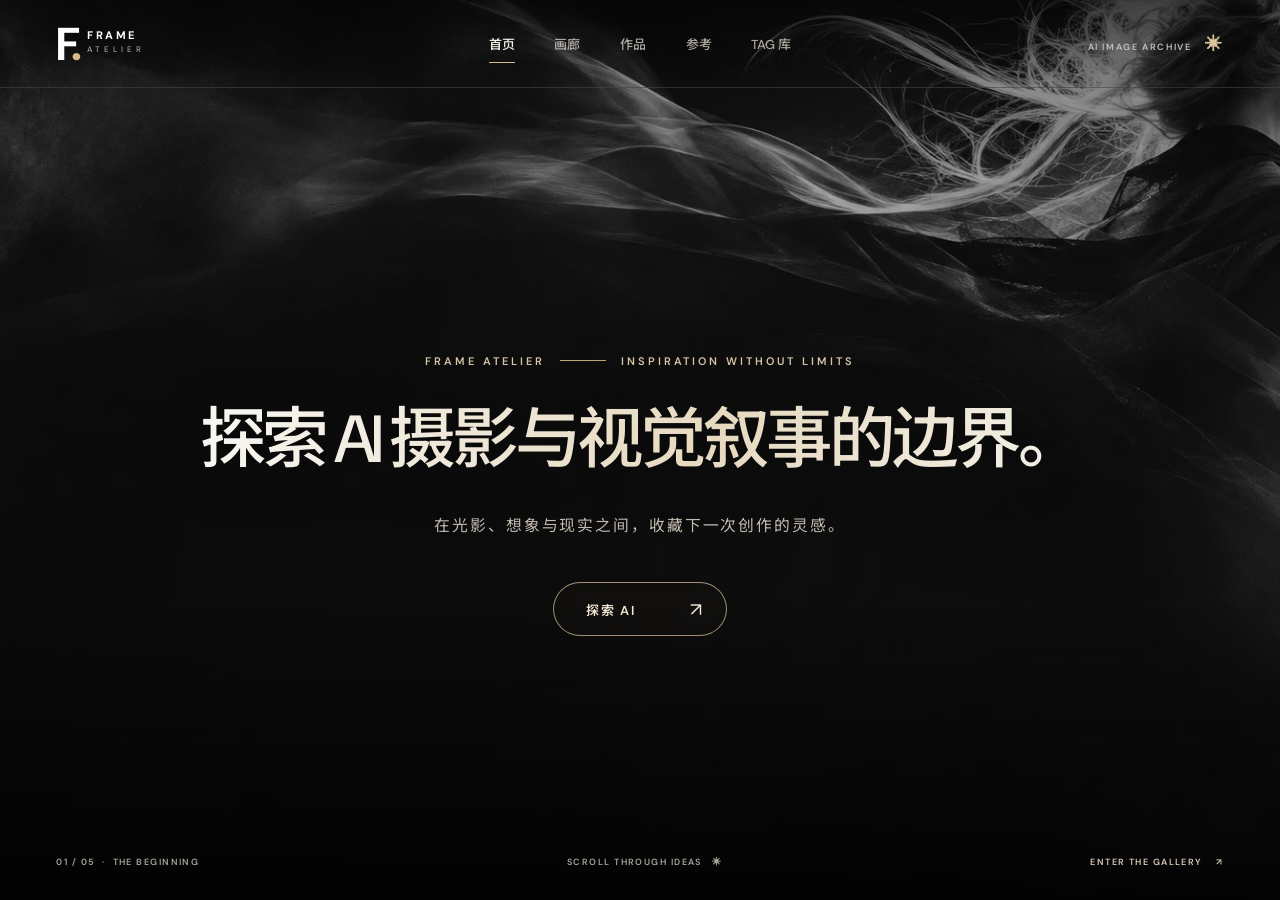
<file: index.html>
<!doctype html>
<html lang="zh-CN">
<head>
  <meta charset="utf-8"><meta name="viewport" content="width=device-width,initial-scale=1">
  <meta name="theme-color" content="#09090a"><meta name="description" content="探索 AI 摄影与视觉叙事的边界。私人 AI 影像、灵感、姿势与提示词档案。">
  <title>首页 · FRAME ATELIER</title><link rel="icon" href="./assets/favicon.svg" type="image/svg+xml"><link rel="stylesheet" href="./src/site.css">
  <script defer src="./src/vendor/jszip.min.js"></script><script defer src="./src/fields.js"></script><script defer src="./src/workbook.js"></script><script defer src="./src/site.js"></script>
</head>
<body class="home-page" data-page="home">
  <header class="site-header header-over-image">
    <a class="brand" href="./index.html" aria-label="FRAME ATELIER 首页"><span class="brand-mark">F<span class="brand-dot">.</span></span><span class="brand-word">FRAME<br><small>ATELIER</small></span></a>
    <nav class="main-menu" aria-label="主导航"></nav>
    <span class="header-meta">AI IMAGE ARCHIVE <span class="header-sparkle">✳</span></span>
  </header>
  <main class="home-hero" id="homeHero">
    <div class="home-vignette"></div>
    <div class="home-content"><p class="hero-eyebrow">FRAME ATELIER <span class="tiny-rule"></span> INSPIRATION WITHOUT LIMITS</p><h1 id="heroTitle">探索 AI 摄影与视觉叙事的边界。</h1><p id="heroDescription">在光影、想象与现实之间，收藏下一次创作的灵感。</p><a class="hero-cta" href="./gallery.html"><span id="heroButtonText">探索 AI</span><span aria-hidden="true">↗</span></a></div>
    <div class="home-bottom"><span>01 / 05 &nbsp;·&nbsp; THE BEGINNING</span><span>SCROLL THROUGH IDEAS &nbsp; ✳</span><a href="./gallery.html">ENTER THE GALLERY <span aria-hidden="true">↗</span></a></div>
  </main>
</body>
</html>
</file>
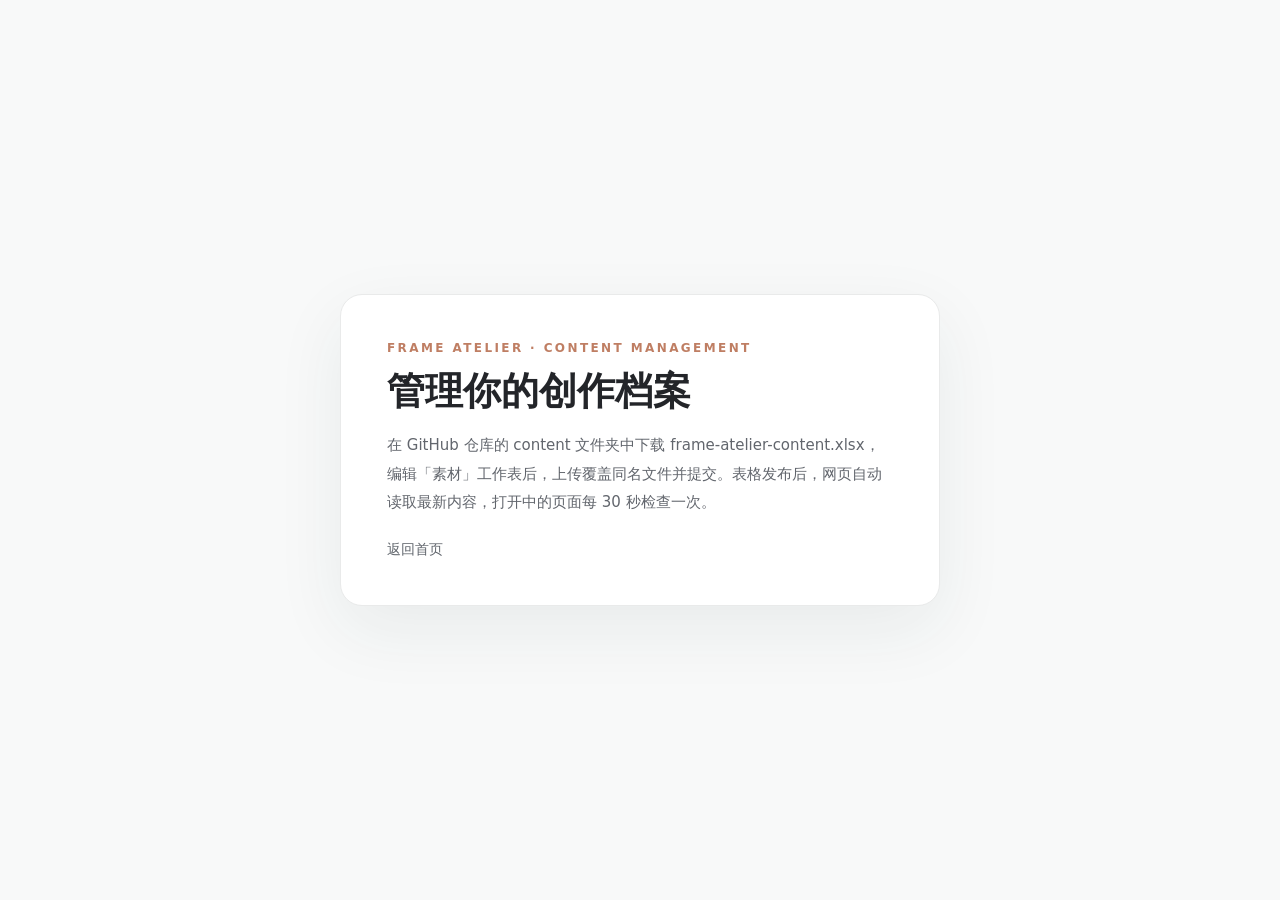
<file: admin/index.html>
<!doctype html>
<html lang="zh-CN">
<head>
  <meta charset="utf-8">
  <meta name="viewport" content="width=device-width, initial-scale=1">
  <meta name="robots" content="noindex,nofollow">
  <title>内容管理 · FRAME ATELIER</title>
  <style>
    :root{font-family:system-ui,-apple-system,"PingFang SC","Microsoft YaHei",sans-serif;color:#232529;background:#f8f9f9}
    *{box-sizing:border-box}body{margin:0;min-height:100vh;display:grid;place-items:center;padding:22px}
    main{width:min(600px,100%);background:white;border:1px solid #e9eaea;border-radius:22px;padding:clamp(24px,6vw,46px);box-shadow:0 24px 70px #22333312}
    .kicker{font-size:12px;font-weight:750;letter-spacing:.2em;color:#bf7e63}h1{font-size:clamp(27px,4vw,38px);line-height:1.3;margin:12px 0}p,li{color:#62666d;line-height:1.9;font-size:15px}
    ol{padding-left:22px}a.button{display:inline-flex;align-items:center;justify-content:center;margin-top:14px;padding:13px 26px;border-radius:11px;background:#25292c;color:white;text-decoration:none;font-weight:650}
    .note{background:#faf4ef;border:1px solid #f1e5d8;border-radius:10px;padding:12px 16px;margin-top:20px;font-size:14px;color:#8d6d58}
    .back{display:block;margin-top:24px;color:#60656c;text-decoration:none;font-size:14px}
  </style>
</head>
<body><main>
  <div class="kicker">FRAME ATELIER · CONTENT MANAGEMENT</div>
  <h1>管理你的创作档案</h1>
<p>在 GitHub 仓库的 content 文件夹中下载 frame-atelier-content.xlsx，编辑「素材」工作表后，上传覆盖同名文件并提交。表格发布后，网页自动读取最新内容，打开中的页面每 30 秒检查一次。</p><a class="back" href="../index.html">返回首页</a></main></body></html>
</file>
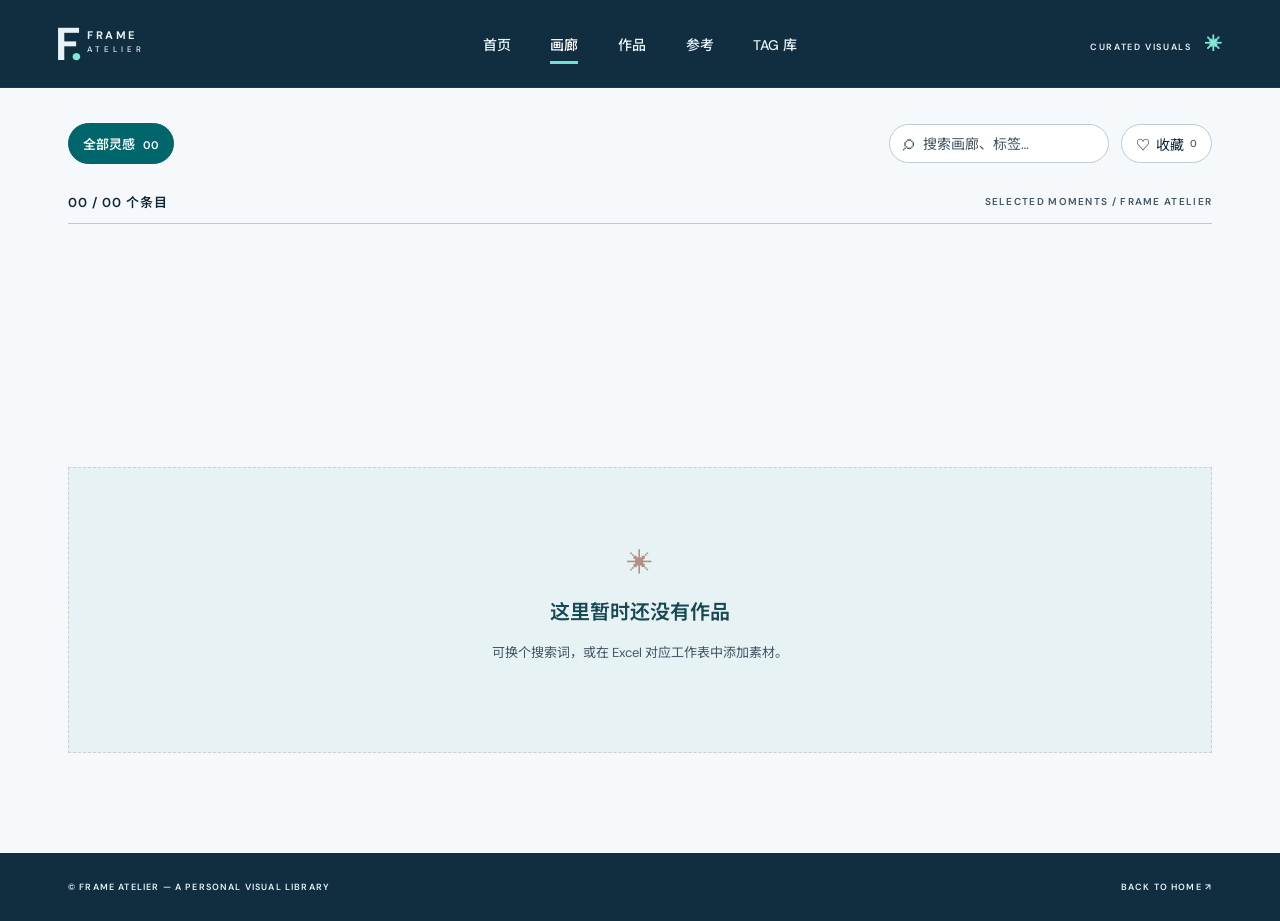
<file: gallery.html>
<!doctype html><html lang="zh-CN"><head><meta charset="utf-8"><meta name="viewport" content="width=device-width,initial-scale=1"><meta name="theme-color" content="#111113"><meta name="description" content="探索精心收集的 AI 绘画图片参考与视觉灵感。"><title>画廊 · FRAME ATELIER</title><link rel="icon" href="./assets/favicon.svg" type="image/svg+xml"><link rel="stylesheet" href="./src/site.css"><script defer src="./src/vendor/jszip.min.js"></script><script defer src="./src/fields.js"></script><script defer src="./src/workbook.js"></script><script defer src="./src/site.js"></script></head>
<body class="inner-page" data-page="gallery">
 <header class="site-header solid-header"><a class="brand" href="./index.html" aria-label="FRAME ATELIER 首页"><span class="brand-mark">F<span class="brand-dot">.</span></span><span class="brand-word">FRAME<br><small>ATELIER</small></span></a><nav class="main-menu" aria-label="主导航"></nav><span class="header-meta">CURATED VISUALS <span class="header-sparkle">✳</span></span></header>
 <main><section class="collection-intro"><div class="section-no">01 / THE GALLERY</div><div class="intro-main"><div><p class="eyebrow"><span class="signal-dot"></span> PRIVATE MOODBOARD / VISUAL REFERENCES</p><h1>灵感<span class="serif-italic">画廊.</span></h1><p class="intro-copy">收藏那些值得再次凝视的画面。关于色彩、叙事、氛围，和一闪而过的灵感。</p></div><div class="intro-aside"><span>CURATED WITH INTENTION.</span><span>EXPLORE. IMAGINE. CREATE.</span></div></div></section>
 <section class="collection-section" aria-label="画廊内容"><div class="tools-row"><div id="filterBar" class="filter-bar" aria-label="画廊分类"></div><div class="tools-actions"><label class="search-field"><span aria-hidden="true">⌕</span><input id="searchInput" type="search" placeholder="搜索画廊、标签…" aria-label="搜索画廊"></label><button id="favoriteFilter" class="favorite-filter" type="button">♡ <span>收藏</span> <b id="favoriteCount">0</b></button></div></div><div class="collection-status"><span id="resultsLabel">正在加载画廊…</span><span>SELECTED MOMENTS / FRAME ATELIER</span></div><div id="galleryGrid" class="art-grid" aria-live="polite"></div><div id="emptyState" class="empty-state" hidden><span>✳</span><h2>这里暂时还没有作品</h2><p>可换个搜索词，或在 Excel 对应工作表中添加素材。</p></div></section></main>
 <footer class="site-footer"><span>© FRAME ATELIER — A PERSONAL VISUAL LIBRARY</span><a href="./index.html">BACK TO HOME ↗</a></footer>
 <dialog id="detailDialog" class="detail-dialog"><button class="dialog-close" type="button" id="closeDialog" aria-label="关闭详情">×</button><div id="dialogContent"></div></dialog><div id="toast" class="toast" role="status" aria-live="polite"></div>
</body></html>
</file>
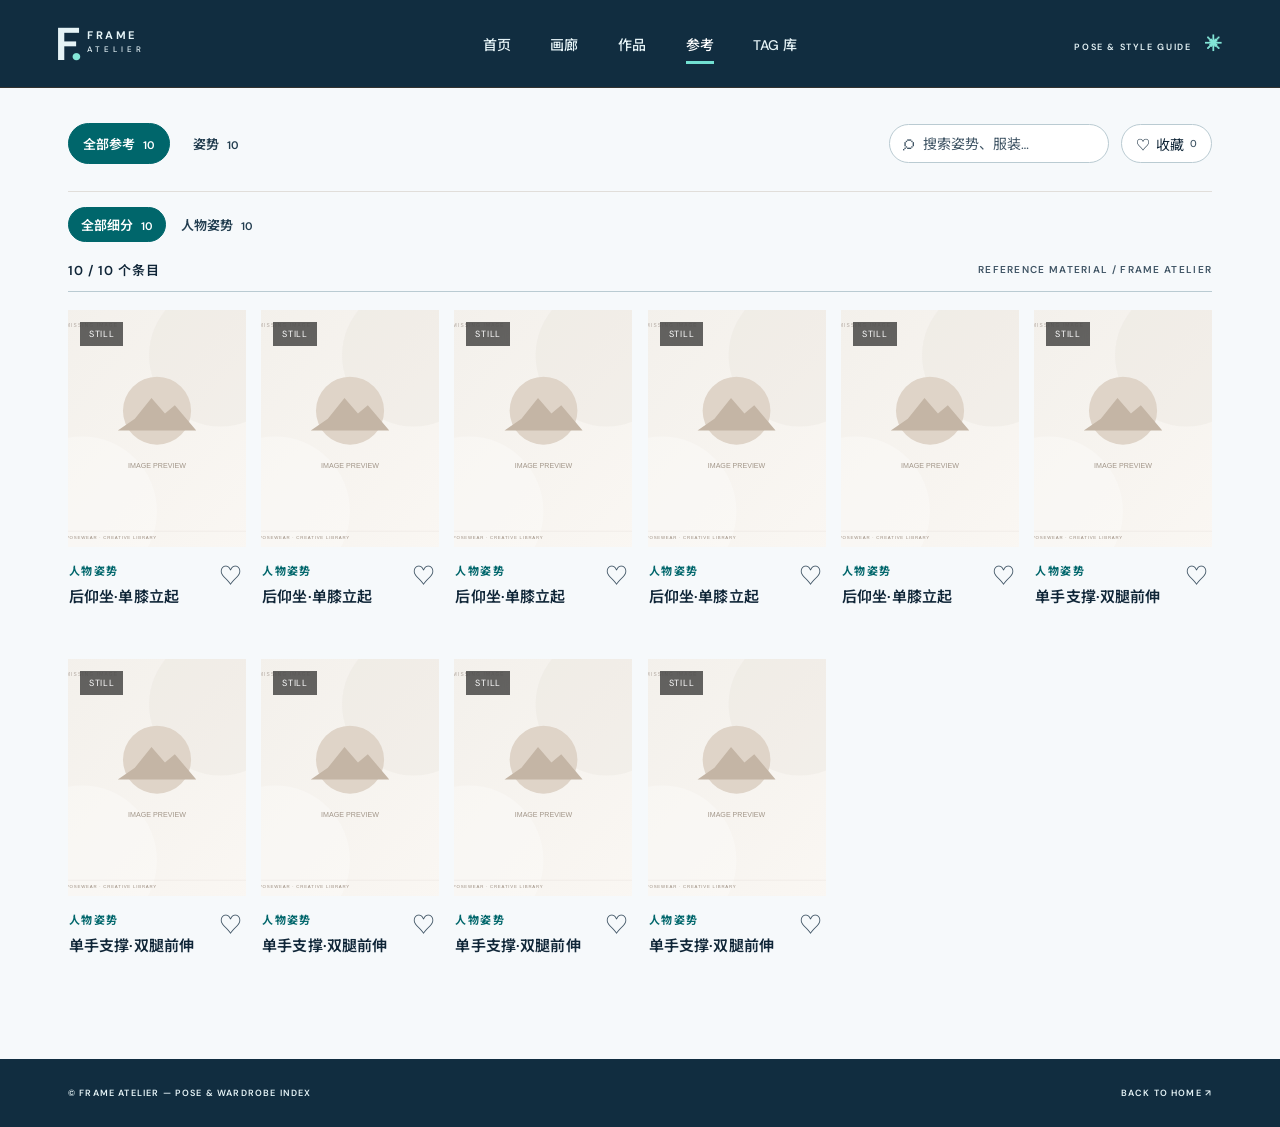
<file: reference.html>
<!doctype html><html lang="zh-CN"><head><meta charset="utf-8"><meta name="viewport" content="width=device-width,initial-scale=1"><meta name="theme-color" content="#111113"><meta name="description" content="两级分类整理人物姿势、深度姿势、写实服装、动漫服装与人物细节。"><title>参考 · FRAME ATELIER</title><link rel="icon" href="./assets/favicon.svg" type="image/svg+xml"><link rel="stylesheet" href="./src/site.css"><script defer src="./src/vendor/jszip.min.js"></script><script defer src="./src/fields.js"></script><script defer src="./src/workbook.js"></script><script defer src="./src/site.js"></script></head>
<body class="inner-page" data-page="reference">
 <header class="site-header solid-header"><a class="brand" href="./index.html" aria-label="FRAME ATELIER 首页"><span class="brand-mark">F<span class="brand-dot">.</span></span><span class="brand-word">FRAME<br><small>ATELIER</small></span></a><nav class="main-menu" aria-label="主导航"></nav><span class="header-meta">POSE & STYLE GUIDE <span class="header-sparkle">✳</span></span></header>
 <main><section class="collection-intro"><div class="section-no">03 / THE REFERENCE</div><div class="intro-main"><div><p class="eyebrow"><span class="signal-dot"></span> ARTIST RESOURCE / POSE & WARDROBE</p><h1>创作<span class="serif-italic">参考.</span></h1><p class="intro-copy">姿势、深度骨架、日常服装与动漫造型。让每个细节，都有可追溯的视觉依据。</p></div><div class="intro-aside"><span>REFERENCE IS A LANGUAGE.</span><span>MAKE DETAILS MATTER.</span></div></div></section>
 <section class="collection-section" aria-label="人物与服装参考"><div class="tools-row"><div id="filterBar" class="filter-bar" aria-label="一级分类"></div><div class="tools-actions"><label class="search-field"><span aria-hidden="true">⌕</span><input id="searchInput" type="search" placeholder="搜索姿势、服装…" aria-label="搜索参考"></label><button id="favoriteFilter" class="favorite-filter" type="button">♡ <span>收藏</span> <b id="favoriteCount">0</b></button></div></div><div id="subFilterBar" class="sub-filter-bar" aria-label="二级分类"></div><div class="collection-status"><span id="resultsLabel">正在加载参考…</span><span>REFERENCE MATERIAL / FRAME ATELIER</span></div><div id="galleryGrid" class="art-grid" aria-live="polite"></div><div id="emptyState" class="empty-state" hidden><span>✳</span><h2>暂无匹配的参考素材</h2><p>试试其他类别，或通过后台添加新参考图。</p></div></section></main>
 <footer class="site-footer"><span>© FRAME ATELIER — POSE & WARDROBE INDEX</span><a href="./index.html">BACK TO HOME ↗</a></footer>
 <dialog id="detailDialog" class="detail-dialog"><button class="dialog-close" type="button" id="closeDialog" aria-label="关闭详情">×</button><div id="dialogContent"></div></dialog><div id="toast" class="toast" role="status" aria-live="polite"></div>
</body></html>
</file>
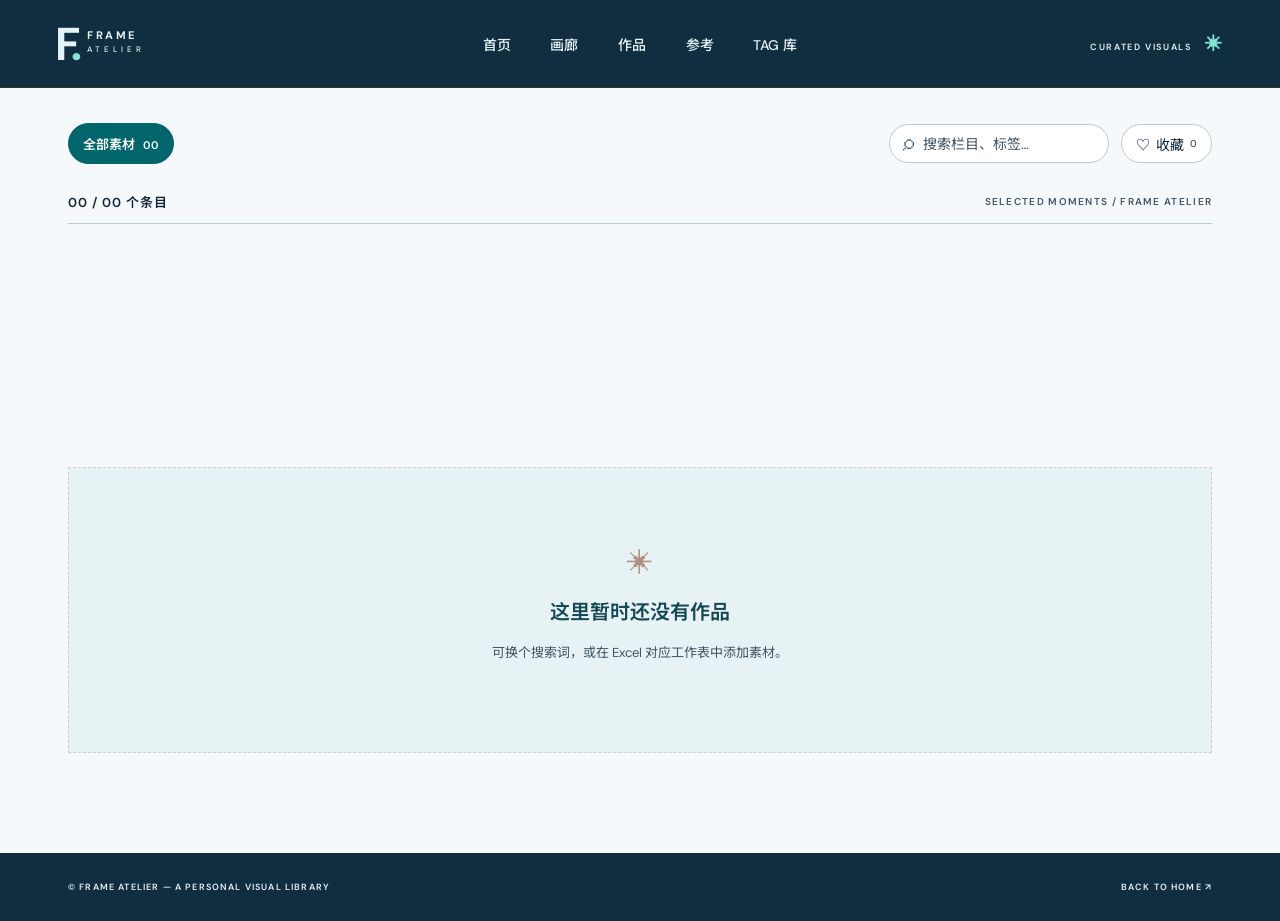
<file: section.html>
<!doctype html><html lang="zh-CN"><head><meta charset="utf-8"><meta name="viewport" content="width=device-width,initial-scale=1"><meta name="theme-color" content="#111113"><meta name="description" content="探索精心收集的 AI 绘画图片参考与视觉灵感。"><title>栏目 · FRAME ATELIER</title><link rel="icon" href="./assets/favicon.svg" type="image/svg+xml"><link rel="stylesheet" href="./src/site.css"><script defer src="./src/vendor/jszip.min.js"></script><script defer src="./src/fields.js"></script><script defer src="./src/workbook.js"></script><script defer src="./src/site.js"></script></head>
<body class="inner-page" data-page="section">
 <header class="site-header solid-header"><a class="brand" href="./index.html" aria-label="FRAME ATELIER 首页"><span class="brand-mark">F<span class="brand-dot">.</span></span><span class="brand-word">FRAME<br><small>ATELIER</small></span></a><nav class="main-menu" aria-label="主导航"></nav><span class="header-meta">CURATED VISUALS <span class="header-sparkle">✳</span></span></header>
 <main><section class="collection-intro"><div class="intro-main"><h1 id="sectionTitle">素材</h1></div></section>
 <section class="collection-section" aria-label="栏目内容"><div class="tools-row"><div id="filterBar" class="filter-bar" aria-label="栏目分类"></div><div class="tools-actions"><label class="search-field"><span aria-hidden="true">⌕</span><input id="searchInput" type="search" placeholder="搜索栏目、标签…" aria-label="搜索栏目"></label><button id="favoriteFilter" class="favorite-filter" type="button">♡ <span>收藏</span> <b id="favoriteCount">0</b></button></div></div><div class="collection-status"><span id="resultsLabel">正在加载栏目…</span><span>SELECTED MOMENTS / FRAME ATELIER</span></div><div id="galleryGrid" class="art-grid" aria-live="polite"></div><div id="emptyState" class="empty-state" hidden><span>✳</span><h2>这里暂时还没有作品</h2><p>可换个搜索词，或在 Excel 对应工作表中添加素材。</p></div></section></main>
 <footer class="site-footer"><span>© FRAME ATELIER — A PERSONAL VISUAL LIBRARY</span><a href="./index.html">BACK TO HOME ↗</a></footer>
 <dialog id="detailDialog" class="detail-dialog"><button class="dialog-close" type="button" id="closeDialog" aria-label="关闭详情">×</button><div id="dialogContent"></div></dialog><div id="toast" class="toast" role="status" aria-live="polite"></div>
</body></html>
</file>
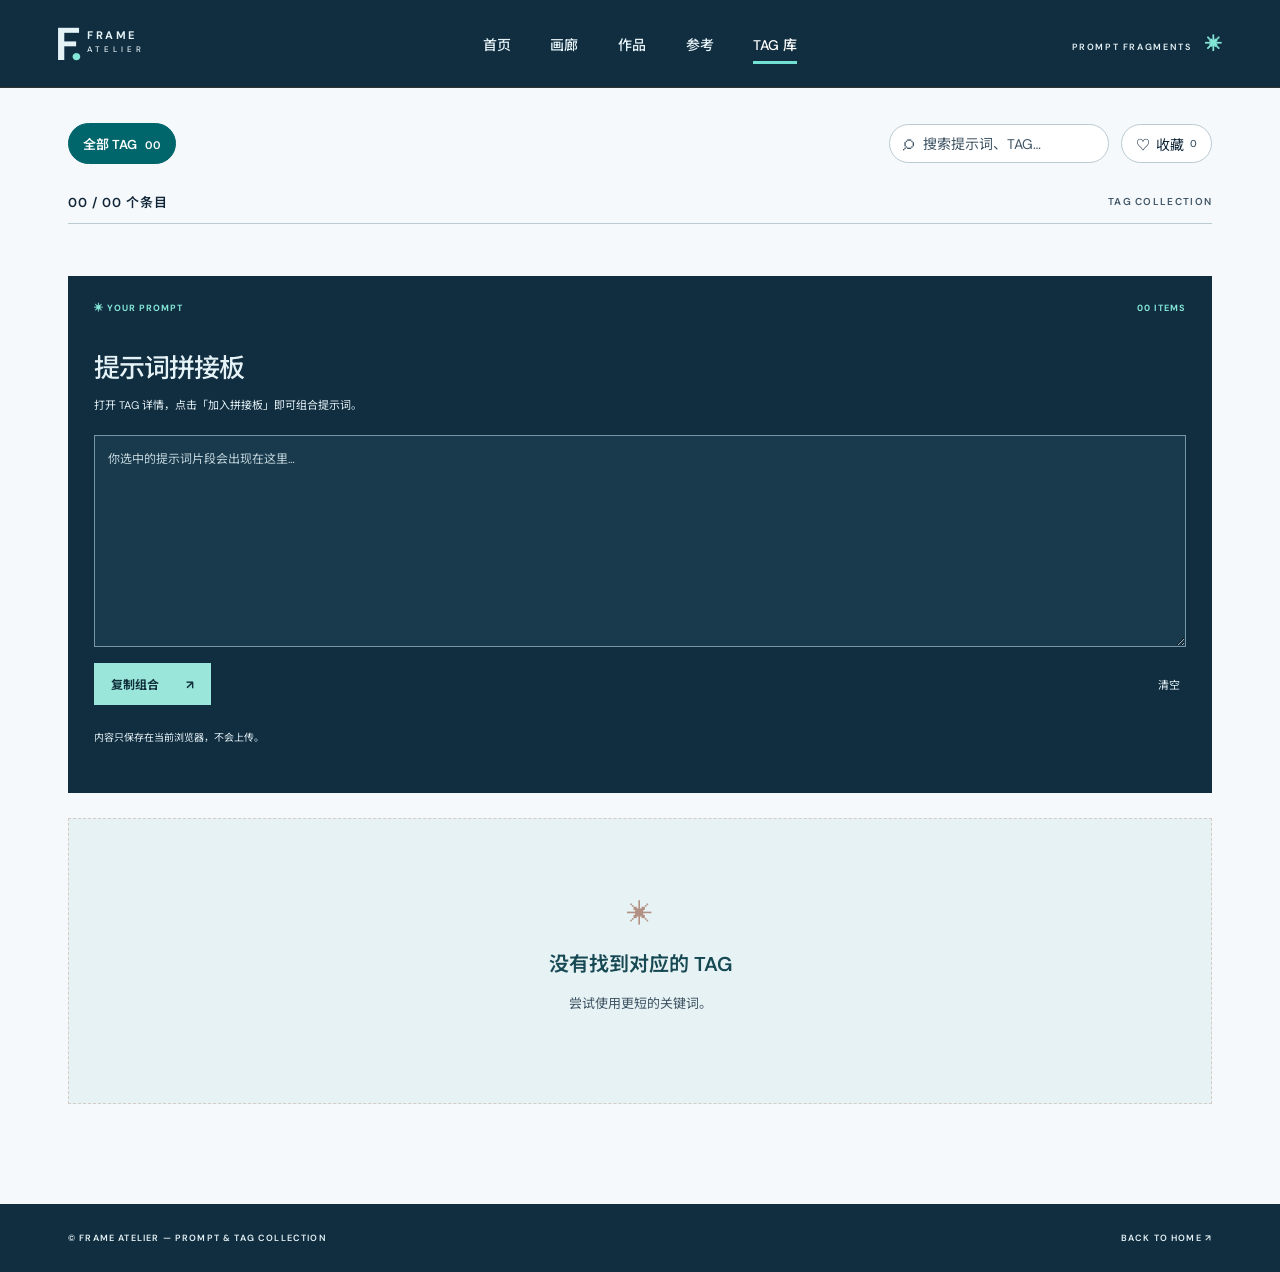
<file: tags.html>
<!doctype html><html lang="zh-CN"><head><meta charset="utf-8"><meta name="viewport" content="width=device-width,initial-scale=1"><meta name="theme-color" content="#111113"><meta name="description" content="快速搜索、收藏与复制常用 AI 绘画提示词短句和 TAG。"><title>TAG 库 · FRAME ATELIER</title><link rel="icon" href="./assets/favicon.svg" type="image/svg+xml"><link rel="stylesheet" href="./src/site.css"><script defer src="./src/vendor/jszip.min.js"></script><script defer src="./src/fields.js"></script><script defer src="./src/workbook.js"></script><script defer src="./src/site.js"></script></head>
<body class="inner-page" data-page="tags">
 <header class="site-header solid-header"><a class="brand" href="./index.html" aria-label="FRAME ATELIER 首页"><span class="brand-mark">F<span class="brand-dot">.</span></span><span class="brand-word">FRAME<br><small>ATELIER</small></span></a><nav class="main-menu" aria-label="主导航"></nav><span class="header-meta">PROMPT FRAGMENTS <span class="header-sparkle">✳</span></span></header>
 <main><section class="collection-intro tag-intro"><div class="section-no">04 / THE PROMPT INDEX</div><div class="intro-main"><div><p class="eyebrow"><span class="signal-dot"></span> WORDS FOR IMAGES / THE PROMPT INDEX</p><h1>灵感<span class="serif-italic">TAG 库.</span></h1><p class="intro-copy">将常用光影、镜头、画风与质感表达收纳成片段，找到、复制、组合你的下一条提示词。</p></div><div class="intro-aside"><span>A THOUGHT BECOMES A FRAME.</span><span>COLLECT THE RIGHT WORDS.</span></div></div></section>
 <section class="collection-section tag-section" aria-label="TAG 与提示词"><div class="tools-row"><div id="filterBar" class="filter-bar" aria-label="TAG 分类"></div><div class="tools-actions"><label class="search-field"><span aria-hidden="true">⌕</span><input id="searchInput" type="search" placeholder="搜索提示词、TAG…" aria-label="搜索 TAG"></label><button id="favoriteFilter" class="favorite-filter" type="button">♡ <span>收藏</span> <b id="favoriteCount">0</b></button></div></div><div class="collection-status"><span id="resultsLabel">正在加载 TAG…</span><span>TAG COLLECTION</span></div><div class="tag-layout"><div id="tagGrid" class="tag-grid" aria-live="polite"></div><aside class="prompt-composer"><div class="composer-top"><span>✳ YOUR PROMPT</span><span id="selectedCount">00 ITEMS</span></div><h2>提示词拼接板</h2><p>打开 TAG 详情，点击「加入拼接板」即可组合提示词。</p><textarea id="combinedPrompt" rows="9" placeholder="你选中的提示词片段会出现在这里…" aria-label="组合后的提示词"></textarea><div class="composer-actions"><button id="copyCombined" class="solid-button" type="button">复制组合 <span>↗</span></button><button id="clearCombined" class="text-button" type="button">清空</button></div><p class="composer-hint">内容只保存在当前浏览器，不会上传。</p></aside></div><div id="emptyState" class="empty-state" hidden><span>✳</span><h2>没有找到对应的 TAG</h2><p>尝试使用更短的关键词。</p></div></section></main>
 <footer class="site-footer"><span>© FRAME ATELIER — PROMPT & TAG COLLECTION</span><a href="./index.html">BACK TO HOME ↗</a></footer><dialog aria-label="TAG 详情" id="detailDialog" class="detail-dialog"><button class="dialog-close" type="button" id="closeDialog" aria-label="关闭详情">×</button><div id="dialogContent"></div></dialog><div id="toast" class="toast" role="status" aria-live="polite"></div>
</body></html>
</file>
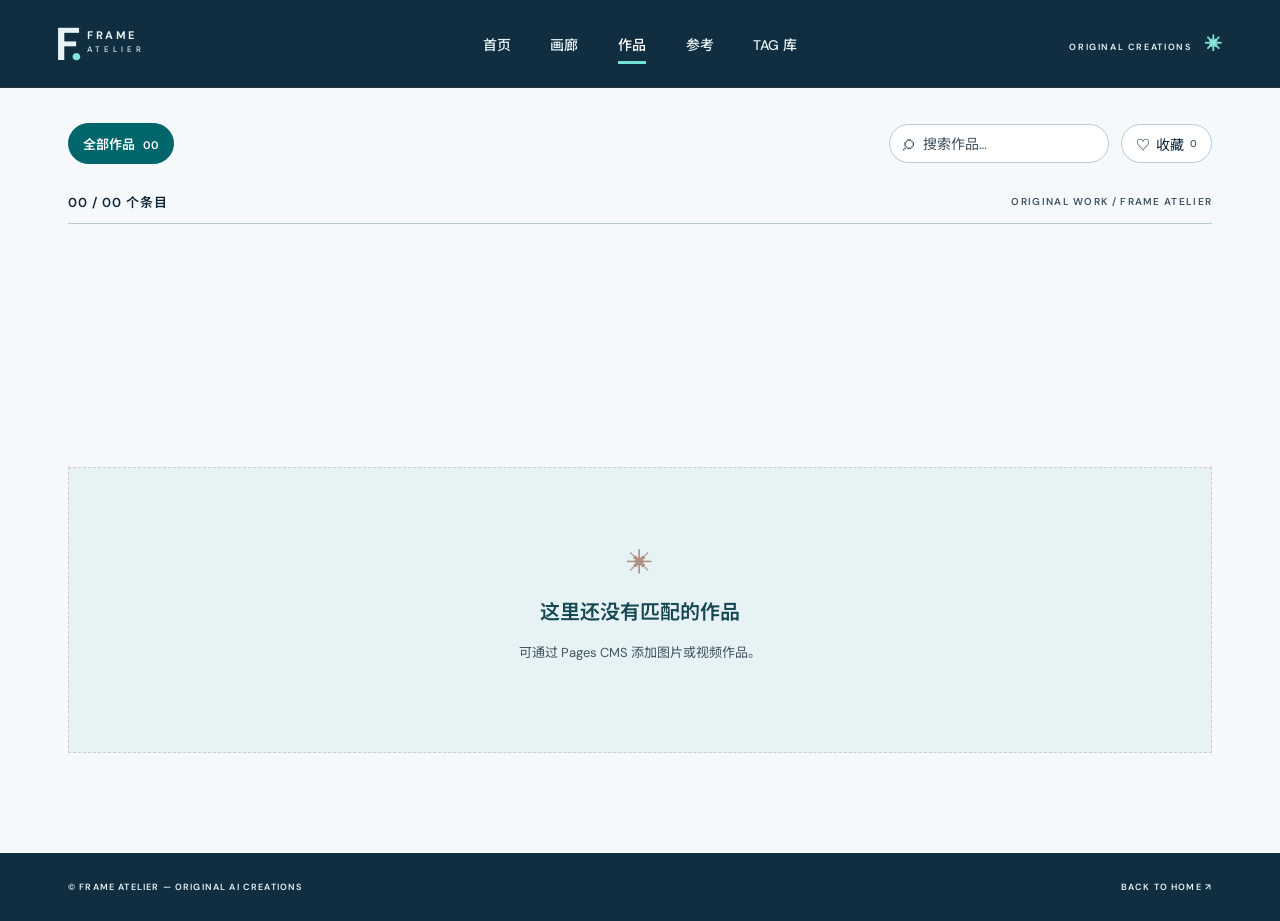
<file: works.html>
<!doctype html><html lang="zh-CN"><head><meta charset="utf-8"><meta name="viewport" content="width=device-width,initial-scale=1"><meta name="theme-color" content="#111113"><meta name="description" content="FRAME ATELIER 的 AI 影像创作，包含个人图片与视频作品。"><title>作品 · FRAME ATELIER</title><link rel="icon" href="./assets/favicon.svg" type="image/svg+xml"><link rel="stylesheet" href="./src/site.css"><script defer src="./src/vendor/jszip.min.js"></script><script defer src="./src/fields.js"></script><script defer src="./src/workbook.js"></script><script defer src="./src/site.js"></script></head>
<body class="inner-page" data-page="works">
 <header class="site-header solid-header"><a class="brand" href="./index.html" aria-label="FRAME ATELIER 首页"><span class="brand-mark">F<span class="brand-dot">.</span></span><span class="brand-word">FRAME<br><small>ATELIER</small></span></a><nav class="main-menu" aria-label="主导航"></nav><span class="header-meta">ORIGINAL CREATIONS <span class="header-sparkle">✳</span></span></header>
 <main><section class="collection-intro"><div class="section-no">02 / THE PORTFOLIO</div><div class="intro-main"><div><p class="eyebrow"><span class="signal-dot"></span> PERSONAL PORTFOLIO / IMAGE & MOTION</p><h1>我的<span class="serif-italic">作品.</span></h1><p class="intro-copy">从一段提示词，到一帧完整的世界。在这里记录个人 AI 图像与动态影像创作。</p></div><div class="intro-aside"><span>IDEAS INTO IMAGES.</span><span>IMAGES INTO STORIES.</span></div></div></section>
 <section class="collection-section" aria-label="我的作品"><div class="tools-row"><div id="filterBar" class="filter-bar" aria-label="作品分类"></div><div class="tools-actions"><label class="search-field"><span aria-hidden="true">⌕</span><input id="searchInput" type="search" placeholder="搜索作品…" aria-label="搜索作品"></label><button id="favoriteFilter" class="favorite-filter" type="button">♡ <span>收藏</span> <b id="favoriteCount">0</b></button></div></div><div class="collection-status"><span id="resultsLabel">正在加载作品…</span><span>ORIGINAL WORK / FRAME ATELIER</span></div><div id="galleryGrid" class="art-grid works-grid" aria-live="polite"></div><div id="emptyState" class="empty-state" hidden><span>✳</span><h2>这里还没有匹配的作品</h2><p>可通过 Pages CMS 添加图片或视频作品。</p></div></section></main>
 <footer class="site-footer"><span>© FRAME ATELIER — ORIGINAL AI CREATIONS</span><a href="./index.html">BACK TO HOME ↗</a></footer>
 <dialog id="detailDialog" class="detail-dialog"><button class="dialog-close" type="button" id="closeDialog" aria-label="关闭详情">×</button><div id="dialogContent"></div></dialog><div id="toast" class="toast" role="status" aria-live="polite"></div>
</body></html>
</file>
<file: src/site.css>
@import url('https://fonts.googleapis.com/css2?family=DM+Sans:wght@400;500;600;700&family=Noto+Sans+SC:wght@400;500;600;700&family=Playfair+Display:ital,wght@1,500&display=swap');
:root{--ink:#191a1b;--muted:#7d7d79;--line:#d9d8d2;--paper:#f7f7f4;--accent:#b99b70;--maroon:#756343;--gold:#d9c39a;--ivory:#f7f4eb;--font:'DM Sans','Noto Sans SC',-apple-system,BlinkMacSystemFont,'Segoe UI',sans-serif}
*{box-sizing:border-box}html{scroll-behavior:smooth}body{margin:0;font-family:var(--font);color:var(--ink);background:var(--paper);-webkit-font-smoothing:antialiased}button,input,textarea{font:inherit}button{cursor:pointer}a{color:inherit;text-decoration:none}img{display:block;max-width:100%}[hidden]{display:none!important}::selection{background:#cdb4a5;color:#171313}
/* Global navigation — each link is a genuine separate HTML page. */
.site-header{height:88px;width:100%;display:flex;align-items:center;justify-content:space-between;gap:28px;padding:0 clamp(22px,4.4vw,88px);position:relative;z-index:20;color:#fff}
.header-over-image{position:absolute;top:0;left:0;border-bottom:1px solid rgba(231,215,187,.18);background:linear-gradient(180deg,rgba(2,3,4,.51),rgba(0,0,0,0))}
.solid-header{background:#17191b;border-bottom:1px solid #343330}
.brand{display:flex;align-items:center;gap:11px;flex-shrink:0;min-width:164px}
.brand-mark{font-size:46px;font-weight:700;letter-spacing:-6px;line-height:1}.brand-dot{color:#d8bb89}
.brand-word{font-size:11px;font-weight:700;letter-spacing:.23em;line-height:1.1}.brand-word small{font-size:8px;letter-spacing:.49em;font-weight:500;line-height:2.2;color:#a3a2a3}
.main-menu{display:flex;align-items:center;justify-content:center;gap:clamp(20px,3.1vw,54px);white-space:nowrap;flex:1}
.main-menu a{font-size:13px;font-weight:500;color:rgba(244,237,225,.68);transition:color .2s;position:relative;padding:13px 0}
.main-menu a:hover,.main-menu a.is-active{color:#faf5e9}
.main-menu a.is-active:after{content:'';position:absolute;bottom:3px;left:0;right:0;height:1px;background:#d8bb89}
.header-meta{font-size:9px;font-weight:600;letter-spacing:.18em;color:#c4c0be;white-space:nowrap;min-width:164px;text-align:right}
.header-sparkle{color:#d9c39a;font-size:17px;margin-left:10px}
/* Home hero */
.home-page{background:#09090a;color:white;min-height:100svh}
.home-hero{--hero-image:url('../assets/hero-cinematic.webp');min-height:100svh;position:relative;display:flex;align-items:center;justify-content:center;overflow:hidden;background-image:var(--hero-image);background-size:cover;background-position:center 40%;isolation:isolate}
.home-hero:before{content:'';position:absolute;inset:0;background:linear-gradient(100deg,rgba(5,6,7,.48) 0%,rgba(5,5,5,.23) 53%,rgba(5,6,7,.39) 100%);z-index:-1}
.home-vignette{position:absolute;inset:0;background:linear-gradient(0deg,rgba(0,0,0,.82),transparent 34%,transparent 66%,rgba(0,0,0,.27));z-index:-1}
.home-content{padding:140px 28px 90px;width:100%;max-width:1600px;text-align:center;position:relative;z-index:1;transform:translateY(20px)}
.hero-eyebrow{display:flex;justify-content:center;align-items:center;gap:15px;margin:0 0 32px;font-size:11px;font-weight:600;letter-spacing:.27em;color:#d5c4a6}
.tiny-rule{display:inline-block;height:1px;width:46px;background:#c1a675}
.home-content h1{font-size:clamp(36px,5.2vw,82px);font-weight:500;letter-spacing:-.062em;line-height:1.2;white-space:nowrap;text-wrap:nowrap;margin:0 auto;max-width:none;color:var(--ivory);background:linear-gradient(115deg,#fafaf8 10%,#e6d9bf 56%,#f5f3ed 88%);-webkit-background-clip:text;background-clip:text;-webkit-text-fill-color:transparent;filter:drop-shadow(0 8px 25px rgba(0,0,0,.3))}
.home-content p:not(.hero-eyebrow){font-size:clamp(13px,1.23vw,17px);font-weight:400;letter-spacing:.12em;color:#c4bbb0;line-height:2;margin:30px auto 41px}
.hero-cta{display:inline-flex;align-items:center;justify-content:center;gap:55px;min-height:54px;padding:0 22px 0 32px;border:1px solid rgba(218,196,157,.72);border-radius:40px;font-size:13px;letter-spacing:.13em;font-weight:600;color:#f2e8d4;background:rgba(33,29,22,.23);backdrop-filter:blur(8px);transition:background .25s,transform .25s,border-color .25s,color .25s}
.hero-cta:hover{background:#ddc69d;border-color:#ddc69d;color:#1c1b18;transform:translateY(-3px)}
.hero-cta span:last-child{font-size:19px;font-weight:400}
.home-bottom{position:absolute;left:clamp(22px,4.4vw,88px);right:clamp(22px,4.4vw,88px);bottom:32px;display:flex;justify-content:space-between;align-items:center;gap:20px;font-size:9px;font-weight:600;letter-spacing:.16em;color:#a9a39b}
.home-bottom a{color:#d7c9b4;transition:color .2s}.home-bottom a:hover{color:#fff7e8}.home-bottom a span{margin-left:10px}
/* Editorial interior */
.inner-page{background:var(--paper);min-height:100svh;display:flex;flex-direction:column}.inner-page main{flex:1}
.collection-intro{background:#ecece8;padding:38px clamp(22px,5.3vw,100px) 74px;border-bottom:1px solid #d5d3ca}
.section-no{font-size:10px;letter-spacing:.19em;color:#8c8580;font-weight:700;margin-bottom:56px}
.intro-main{display:flex;align-items:end;justify-content:space-between;gap:30px}
.eyebrow{font-size:10px;font-weight:700;letter-spacing:.16em;color:#847773;display:flex;align-items:center;gap:10px;margin:0 0 16px}
.signal-dot{width:7px;height:7px;border-radius:50%;background:#b8a17d;box-shadow:0 0 0 4px #e7dfd0}
.intro-main h1{font-size:clamp(55px,7.3vw,116px);font-weight:600;line-height:1.12;letter-spacing:-.09em;margin:0 0 20px}
.serif-italic{font-family:'Playfair Display',Georgia,serif;font-weight:500;font-style:italic;letter-spacing:-.065em;color:#a18a65;margin-left:.07em}
.intro-copy{font-size:14px;color:#686665;line-height:1.9;letter-spacing:.02em;margin:0;max-width:600px}
.intro-aside{align-self:end;text-align:right;display:flex;flex-direction:column;gap:9px;color:#8a8783;font-size:10px;font-weight:600;letter-spacing:.13em;white-space:nowrap;padding-bottom:8px}
.collection-section{padding:35px clamp(22px,5.3vw,100px) 100px;max-width:1960px;margin:auto;width:100%}
.tools-row{display:flex;align-items:center;justify-content:space-between;gap:24px;min-height:60px}
.filter-bar{display:flex;align-items:center;gap:8px;flex-wrap:wrap}
.filter-chip{border:1px solid transparent;border-radius:22px;padding:10px 14px;background:transparent;color:#77716e;font-size:12px;font-weight:600;white-space:nowrap;transition:all .2s}
.filter-chip:hover{border-color:#d5cbc6;color:#333}
.filter-chip.is-on{background:#232529;color:#f8f2e6;border-color:#232529}
.chip-count{font-size:9px;font-weight:600;margin-left:8px;opacity:.55}
.tools-actions{display:flex;align-items:center;gap:12px}
.search-field{height:39px;display:flex;align-items:center;gap:7px;border:1px solid #d9d6d1;border-radius:26px;padding:0 13px;background:#fff;min-width:205px}
.search-field span{font-size:22px;color:#a29b95;margin-top:-4px}
.search-field input{border:0;outline:0;background:transparent;width:174px;min-width:0;font-size:12px;color:var(--ink)}
.search-field input::placeholder{color:#aaa49e}
.favorite-filter{height:39px;display:flex;align-items:center;gap:6px;border:1px solid #d9d6d1;background:#fff;border-radius:25px;padding:0 14px;color:#676160;font-size:13px;white-space:nowrap}
.favorite-filter:hover,.favorite-filter.is-on{border-color:#b09c79;color:#7c6848;background:#f8f4e9}
.favorite-filter b{font-size:10px;color:#aaa5a1;font-weight:500}
.sub-filter-bar{display:flex;align-items:center;gap:2px;flex-wrap:wrap;border-top:1px solid #e1deda;padding-top:15px;margin-top:17px}
.sub-filter-bar .filter-chip{font-size:11px;padding:7px 12px}
.sub-filter-bar .filter-chip.is-on{background:#998363;border-color:#998363}
.collection-status{display:flex;align-items:center;justify-content:space-between;gap:20px;border-bottom:1px solid #d9d5d0;margin:32px 0 26px;padding-bottom:14px;color:#99918b;font-size:10px;letter-spacing:.13em;font-weight:600}
.collection-status span:first-child{color:#262424;font-size:11px;letter-spacing:.08em}
.art-grid{display:grid;grid-template-columns:repeat(4,minmax(0,1fr));column-gap:21px;row-gap:50px;min-height:200px}
.art-card{min-width:0;animation:card-enter .45s both;animation-delay:var(--card-delay,0ms)}
@keyframes card-enter{from{opacity:0;transform:translateY(12px)}to{opacity:1;transform:translateY(0)}}
.art-card-media{position:relative;overflow:hidden;display:block;width:100%;background:#dad6d1;padding:0;border:0;aspect-ratio:3/4;text-align:left}



.art-thumb{position:absolute;inset:0;display:block;width:100%;height:100%;object-fit:cover;transition:transform .7s cubic-bezier(.2,.7,.2,1)}
.art-card-media:hover .art-thumb,.art-card-media:focus-visible .art-thumb{transform:scale(1.07)}
.image-overlay{position:absolute;inset:0;display:flex;align-items:flex-end;justify-content:flex-end;padding:18px;background:linear-gradient(0deg,rgba(0,0,0,.42),transparent 44%);opacity:0;transition:opacity .25s}
.art-card-media:hover .image-overlay,.art-card-media:focus-visible .image-overlay{opacity:1}
.image-open{font-size:11px;letter-spacing:.1em;color:#fff}
.media-badge{position:absolute;left:12px;top:12px;background:rgba(20,20,20,.65);color:#fff;padding:6px 9px;font-size:9px;letter-spacing:.08em;backdrop-filter:blur(6px)}
.play-indicator{position:absolute;left:50%;top:50%;transform:translate(-50%,-50%);width:56px;height:56px;border:1px solid rgba(255,255,255,.8);border-radius:50%;display:grid;place-items:center;padding-left:3px;color:#fff;background:rgba(0,0,0,.35);font-size:17px}
.art-caption{display:flex;align-items:start;gap:12px;justify-content:space-between;padding:15px 1px 0}
.art-caption-main{min-width:0}.card-category{font-size:9px;letter-spacing:.13em;color:#9f8965;font-weight:700;margin-bottom:8px}
.card-title{font-size:15px;line-height:1.55;letter-spacing:.01em;margin:0;font-weight:600}.card-description{font-size:11px;line-height:1.7;color:#99918d;margin:5px 0 0;display:-webkit-box;-webkit-line-clamp:2;-webkit-box-orient:vertical;overflow:hidden}
.heart-button{border:0;background:transparent;font-size:23px;line-height:1;color:#a29b97;transition:color .2s,transform .2s;padding:3px}
.heart-button:hover{transform:scale(1.1);color:#9a825e}.heart-button.is-liked{color:#b19463}
.empty-state{text-align:center;border:1px dashed #d4ccc5;background:#f2efeb;padding:78px 20px;margin-top:25px}.empty-state>span{font-size:26px;color:#b29083}.empty-state h2{font-size:20px;font-weight:600}.empty-state p{font-size:13px;color:#99918d}
.site-footer{display:flex;justify-content:space-between;gap:20px;padding:28px clamp(22px,5.3vw,100px);background:#141414;color:#a9a5a1;font-size:9px;font-weight:600;letter-spacing:.13em}.site-footer a:hover{color:#fff}
/* Detail dialog */
.detail-dialog{width:min(1120px,calc(100vw - 40px));max-height:calc(100dvh - 40px);border:0;padding:0;box-shadow:0 28px 100px #0007;background:#f8f7f4;color:#252323;overflow:auto}
.detail-dialog::backdrop{background:rgba(8,8,9,.81);backdrop-filter:blur(8px)}
.dialog-close{position:sticky;top:14px;margin-left:auto;margin-right:14px;margin-bottom:-52px;display:block;width:38px;height:38px;z-index:2;border:0;border-radius:50%;background:#171718;color:#fff;font-size:26px;font-weight:300;line-height:1}
.detail-layout{display:grid;grid-template-columns:1.1fr 1fr;min-height:540px}.detail-visual{background:#252525;display:flex;align-items:center;justify-content:center;min-width:0;min-height:480px}
.detail-image,.detail-video{width:100%;height:100%;max-height:calc(100dvh - 40px);object-fit:contain}.detail-info{padding:70px clamp(26px,4vw,62px) 42px;min-width:0}
.detail-kicker{font-size:10px;letter-spacing:.15em;color:#aa9269;font-weight:600}
.detail-heading{font-size:clamp(26px,3vw,40px);line-height:1.4;letter-spacing:-.04em;margin:15px 0 12px}
.detail-description{font-size:13px;line-height:1.9;color:#77716d;margin:0 0 23px}
.detail-tags{display:flex;flex-wrap:wrap;gap:7px;margin-bottom:24px}.detail-tags span{font-size:10px;color:#98887d;padding:7px 9px;background:#efebe6}
.detail-text-block{border-top:1px solid #dcd6d0;padding:19px 0}.detail-text-header{display:flex;justify-content:space-between;align-items:center;gap:15px;font-size:11px;font-weight:700;letter-spacing:.05em}
.copy-mini{border:0;background:none;color:#9c8258;font-size:11px}.detail-text-block p{font-size:12px;line-height:1.85;color:#6f6966;margin:10px 0 0;white-space:pre-wrap;overflow-wrap:anywhere}
.detail-favorite{border:1px solid #d3c8c0;padding:11px 18px;border-radius:24px;background:transparent;color:#845c51;margin-top:14px;font-size:12px}
.source-link{font-size:11px;color:#946d60;display:block;margin-top:10px}.video-missing{font-size:12px;color:#b06c60}
.toast{position:fixed;z-index:150;bottom:32px;left:50%;transform:translate(-50%,16px);background:#181819;color:#fff;border-radius:40px;padding:13px 23px;font-size:12px;opacity:0;pointer-events:none;transition:all .22s;box-shadow:0 12px 35px #0003}.toast.is-visible{opacity:1;transform:translate(-50%,0)}
/* TAG library */
.tag-intro{background:#eaeae5}.tag-layout{display:grid;grid-template-columns:minmax(0,1fr) 310px;gap:34px;align-items:start}
.tag-grid{display:grid;grid-template-columns:repeat(2,minmax(0,1fr));gap:16px}
.tag-card{background:#fff;padding:24px;border:1px solid #e4e0db;min-width:0;transition:box-shadow .22s,transform .22s}
.tag-card:hover{box-shadow:0 14px 38px #26201b12;transform:translateY(-2px)}
.tag-card-top{display:flex;justify-content:space-between;align-items:center;gap:10px}.tag-category{font-size:9px;font-weight:700;letter-spacing:.12em;color:#9f8865}
.tag-heart{font-size:23px;line-height:1;border:0;background:transparent;color:#aaa19a}.tag-heart.is-liked{color:#ae6358}
.tag-card h3{font-size:22px;line-height:1.45;letter-spacing:-.035em;margin:14px 0 13px}
.tag-english{font-size:13px;line-height:1.8;color:#383534;overflow-wrap:anywhere;margin:0 0 9px}.tag-chinese{font-size:12px;color:#8f8781;line-height:1.8;margin:0 0 15px}
.tag-list{display:flex;gap:7px;flex-wrap:wrap;margin:18px 0 19px}.tag-list span{font-size:10px;background:#f4efea;padding:6px 9px;color:#ab8d81}
.tag-actions{display:flex;gap:9px;border-top:1px solid #e9e5e0;padding-top:18px;flex-wrap:wrap}
.tag-actions button{font-size:10px;letter-spacing:.01em;border:1px solid #ded5cc;background:#fff;border-radius:20px;padding:9px 11px;color:#625a55}
.tag-actions button:hover:not(:disabled){border-color:#b78f7f;color:#8a544b}
.tag-actions button:disabled{opacity:.4;cursor:not-allowed}.tag-actions .tag-add{margin-left:auto;background:#1e1d1d;border-color:#1e1d1d;color:#fff}.tag-actions .tag-add.is-added{background:#a0786c;border-color:#a0786c}
.prompt-composer{position:sticky;top:20px;background:#202225;color:#f9f7f0;padding:26px;min-height:430px}
.composer-top{display:flex;justify-content:space-between;gap:10px;font-size:9px;letter-spacing:.11em;color:#d3b98a;font-weight:700}
.prompt-composer h2{font-size:26px;font-weight:500;margin:33px 0 10px;letter-spacing:-.04em}
.prompt-composer>p{font-size:11px;line-height:1.9;color:#999;margin:0 0 20px}
.prompt-composer textarea{display:block;width:100%;resize:vertical;min-height:168px;border:1px solid #434141;border-radius:0;background:#242424;color:#e7e3df;padding:13px;font-size:12px;line-height:1.7;outline:none}
.prompt-composer textarea:focus{border-color:#b28b7b}.prompt-composer textarea::placeholder{color:#777}
.composer-actions{display:flex;justify-content:space-between;align-items:center;gap:12px;margin-top:16px}
.solid-button{background:#ddc69d;border:0;color:#23211d;font-size:12px;font-weight:700;padding:12px 17px}.solid-button span{margin-left:24px}
.text-button{background:none;border:0;color:#a8a3a0;font-size:11px}.prompt-composer .composer-hint{font-size:10px;margin-top:23px;color:#797675}
@media(max-width:1250px){.header-meta{display:none}.site-header{gap:20px}.art-grid{grid-template-columns:repeat(3,minmax(0,1fr))}.tag-layout{grid-template-columns:minmax(0,1fr) 290px;gap:20px}}
@media(max-width:920px){.site-header{height:76px}.brand{min-width:110px}.main-menu{gap:23px}.art-grid{grid-template-columns:repeat(2,minmax(0,1fr));gap:38px 17px}.intro-aside{display:none}.tools-row{flex-direction:column;align-items:stretch;gap:15px}.tools-actions{justify-content:space-between}.tag-layout{grid-template-columns:1fr}.prompt-composer{position:static;min-height:0}.collection-intro{padding-bottom:50px}.section-no{margin-bottom:42px}}
@media(max-width:600px){.site-header{padding:0 17px;height:69px;gap:11px}.brand{gap:6px;min-width:auto}.brand-mark{font-size:35px;letter-spacing:-4px}.brand-word{font-size:8px;letter-spacing:.12em}.brand-word small{font-size:6px;letter-spacing:.3em}.main-menu{justify-content:flex-end;gap:14px;overflow-x:auto;scrollbar-width:none}.main-menu::-webkit-scrollbar{display:none}.main-menu a{font-size:11px;padding:8px 0}.home-hero{background-position:60% center}.home-content{padding:100px 20px 60px;transform:none}.hero-eyebrow{font-size:8px;letter-spacing:.14em;gap:8px;margin-bottom:22px}.tiny-rule{width:18px}.home-content h1{font-size:clamp(39px,9.2vw,59px);line-height:1.33;letter-spacing:-.07em}.home-content p:not(.hero-eyebrow){font-size:12px;line-height:1.9;letter-spacing:.03em;margin:22px auto 30px;max-width:300px}.hero-cta{min-height:46px;gap:45px;font-size:12px}.home-bottom{left:20px;right:20px;bottom:22px;font-size:8px}.home-bottom>span:nth-child(2){display:none}.collection-intro{padding:27px 21px 42px}.section-no{margin-bottom:36px}.eyebrow{font-size:8px;letter-spacing:.08em}.intro-main h1{font-size:clamp(55px,12vw,76px);margin-bottom:16px}.intro-copy{font-size:12px}.collection-section{padding:24px 19px 65px}.filter-bar{gap:3px}.filter-chip{font-size:11px;padding:8px 10px}.chip-count{font-size:8px;margin-left:4px}.search-field{flex:1;min-width:0}.search-field input{width:100%}.favorite-filter{padding:0 11px}.sub-filter-bar{padding-top:9px}.sub-filter-bar .filter-chip{font-size:10px;padding:6px 8px}.collection-status{font-size:9px;margin-top:25px}.collection-status span:last-child{display:none}.art-grid{gap:28px 13px}.art-caption{padding-top:11px}.card-title{font-size:12px}.card-category{font-size:8px;margin-bottom:5px}.card-description{display:none}.heart-button{font-size:19px}.media-badge{font-size:8px;padding:5px;top:8px;left:8px}.tag-grid{grid-template-columns:1fr}.tag-card{padding:20px}.site-footer{padding:24px 20px;font-size:8px;line-height:1.9}.site-footer a{white-space:nowrap}.detail-dialog{width:calc(100vw - 16px);max-height:calc(100dvh - 16px)}.detail-layout{grid-template-columns:1fr}.detail-visual{min-height:0;max-height:62vh}.detail-image,.detail-video{max-height:62vh}.detail-info{padding:28px 25px 35px}.dialog-close{position:fixed;top:16px;right:14px;margin:0}.toast{width:max-content;max-width:90vw;text-align:center}}
@media(max-width:380px){.brand-word{display:none}.main-menu{gap:12px}.main-menu a{font-size:10px}.home-content h1{font-size:37px}}
@media(max-width:760px){.home-content h1{white-space:normal;text-wrap:balance;font-size:clamp(36px,7.2vw,56px);line-height:1.36}}
@media(prefers-reduced-motion:reduce){html{scroll-behavior:auto}*,*:before,*:after{animation-duration:.01ms!important;transition-duration:.01ms!important}}


.main-menu{min-width:0;overflow-x:auto;justify-content:safe center}
.main-menu a{flex:none}
.tag-layout{grid-template-columns:minmax(0,1fr)}
.prompt-composer{position:static}
.tag-card{padding:12px;overflow-wrap:anywhere}
.tag-card h3{font-size:17px}
.tag-preview{display:block;width:100%;padding:0;border:none;margin:0 0 12px;cursor:pointer}
.tag-cover{display:block;width:100%;aspect-ratio:3/4;object-fit:cover}
.tag-grid{grid-template-columns:repeat(2,minmax(0,1fr))}
@media(min-width:921px){
  .art-grid,.tag-grid{grid-template-columns:repeat(6,minmax(0,1fr));column-gap:clamp(10px,1.2vw,22px)}
}
@media(max-width:600px){.tag-grid{gap:12px}.tag-card{padding:9px}.tag-card h3{font-size:15px}}

.sync-status:not([hidden]){position:relative;z-index:21;margin:0;padding:12px 5vw;background:#fff3d9;color:#382916;font:14px/1.6 system-ui,sans-serif}

/* Collection pages open directly on the filters. */
.inner-page .collection-intro{display:none}
.inner-page{
  --ink:#102638;--muted:#405565;--paper:#f6f9fb;--accent:#00666b;
  --line:#bacbd2;--on-dark:#e5f3f6;
}
.inner-page .solid-header,.inner-page .site-footer,.inner-page .prompt-composer{background:#112d40;color:var(--on-dark)}
.inner-page .main-menu a,.inner-page .brand-word small,.inner-page .header-meta{color:var(--on-dark)}
.inner-page .main-menu a{font-size:14px}
.inner-page .main-menu a.is-active,.inner-page .main-menu a:hover{color:white}
.inner-page .main-menu a.is-active:after{height:3px;background:#72e0d2}
.inner-page .brand-dot,.inner-page .header-sparkle,.inner-page .composer-top{color:#83e6d7}
.inner-page .collection-section{padding-top:clamp(16px,2vw,28px)}
.inner-page .filter-chip{color:#233e50;font-size:13px}
.inner-page .filter-chip:hover,.inner-page .favorite-filter:hover,.inner-page .favorite-filter.is-on{color:#004b52;background:#e0f1ef;border-color:#72a8aa}
.inner-page .filter-chip.is-on{color:white;background:var(--accent);border-color:var(--accent)}
.inner-page .chip-count{opacity:1;font-size:11px}
.inner-page .search-field,.inner-page .favorite-filter,.inner-page .tag-card{border-color:var(--line)}
.inner-page .search-field input,.inner-page .favorite-filter,.inner-page .tag-details{font-size:14px;color:var(--ink)}
.inner-page .search-field input::placeholder,.inner-page .favorite-filter b,.inner-page .search-field span{color:var(--muted)}
.inner-page .collection-status{margin:18px 0;padding-bottom:12px;color:var(--muted);border-color:var(--line)}
.inner-page .collection-status span:first-child{color:var(--ink);font-size:13px}
.inner-page .card-title,.inner-page .tag-card h3,.inner-page .detail-heading{color:var(--ink)}
.inner-page .card-category,.inner-page .detail-kicker,.inner-page .copy-mini,.inner-page .source-link,.inner-page .detail-favorite,.inner-page .heart-button.is-liked{color:var(--accent)}
.inner-page .card-category{font-size:11px}
.inner-page .card-description,.inner-page .empty-state p,.inner-page .detail-description,.inner-page .detail-text-block p,.inner-page .heart-button{color:var(--muted)}
.inner-page .card-description{font-size:13px}
.inner-page .detail-dialog,.inner-page .tag-card{background:#fff;color:var(--ink)}
.inner-page .detail-tags span,.inner-page .empty-state{background:#e6f2f3;color:#174954}
.inner-page .tag-actions .tag-details{background:var(--accent);border-color:var(--accent);color:#fff}
.inner-page .prompt-composer>p,.inner-page .prompt-composer .composer-hint,.inner-page .text-button{color:var(--on-dark)}
.inner-page .prompt-composer textarea{background:#193a4c;color:white;border-color:#7796a5}
.inner-page .prompt-composer textarea::placeholder{color:#c3d6de}
.inner-page .solid-button{background:#9be6da;color:#10303b}
.inner-page :focus-visible{outline:3px solid #147da0;outline-offset:2px}
.inner-page .search-field:focus-within{outline:2px solid #147da0}
@media(max-width:600px){.inner-page .main-menu a{font-size:12px}.inner-page .filter-chip{font-size:12px}}
</file>
